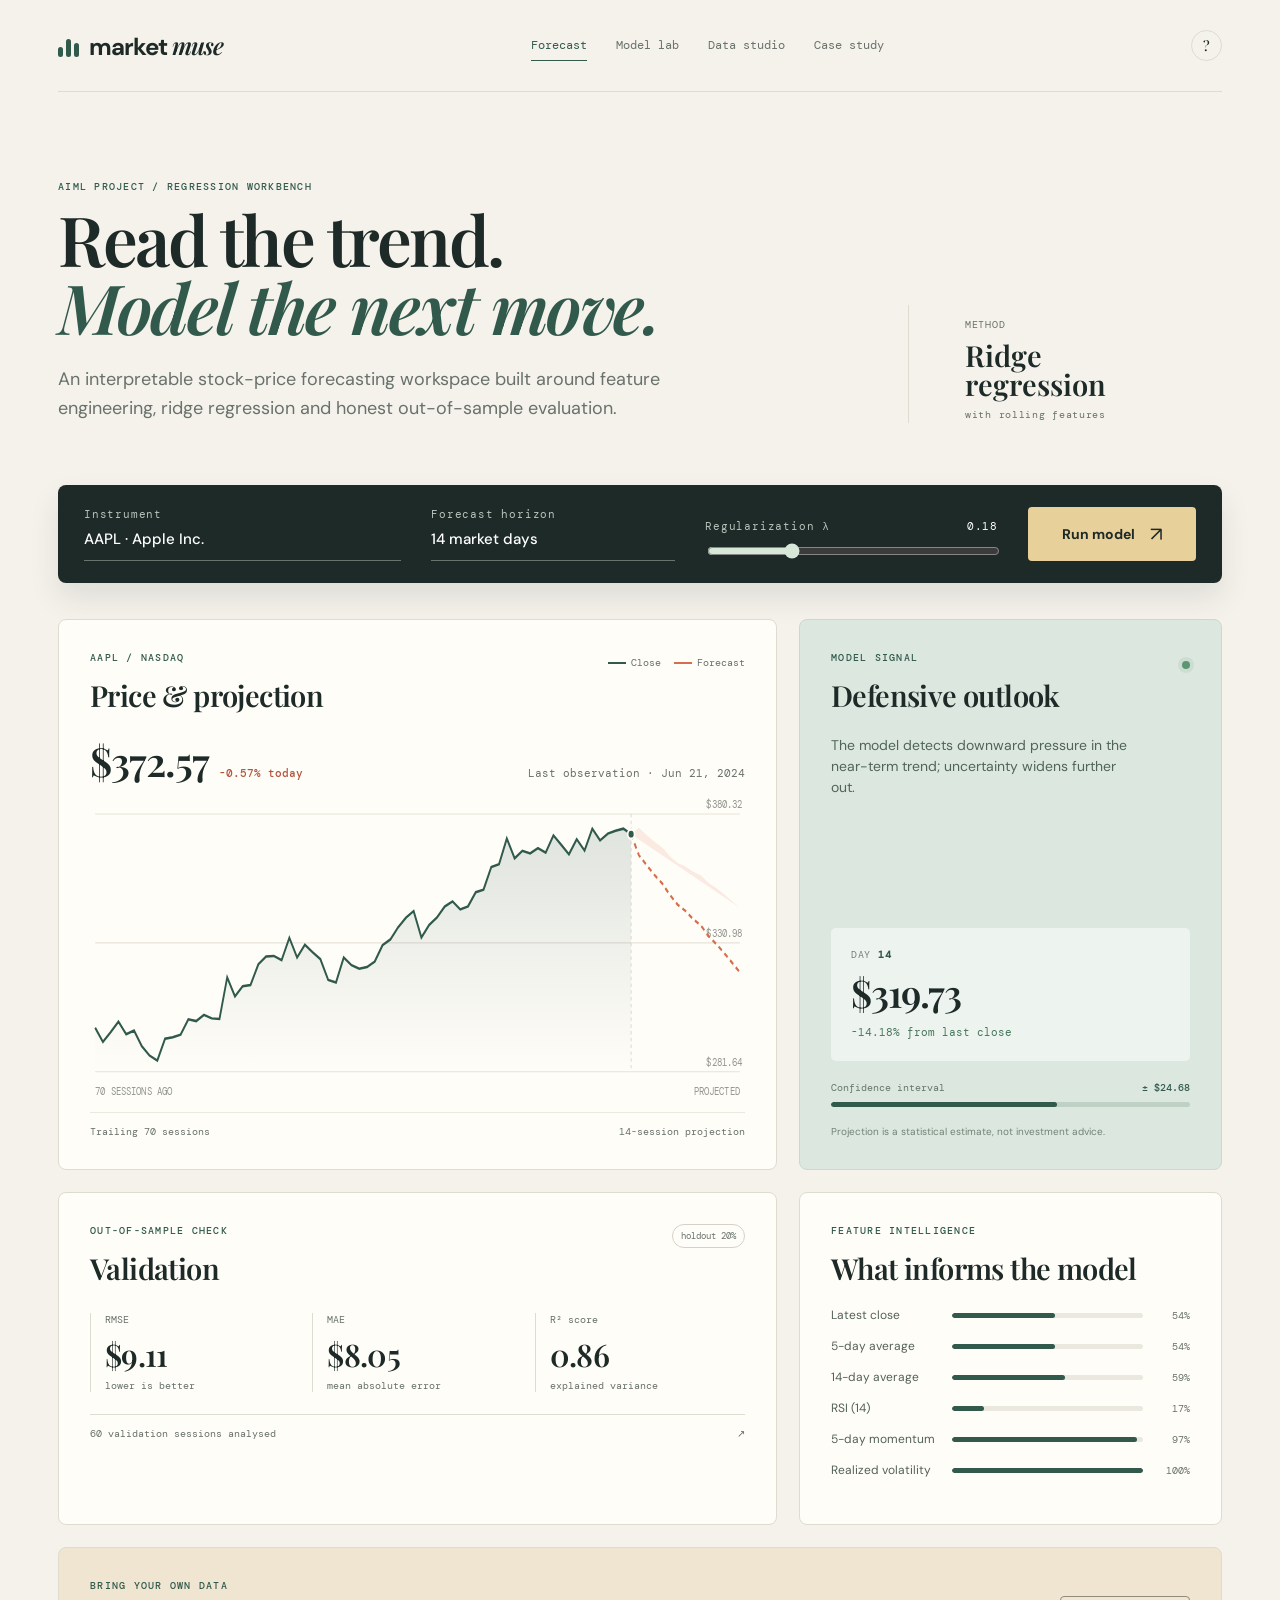
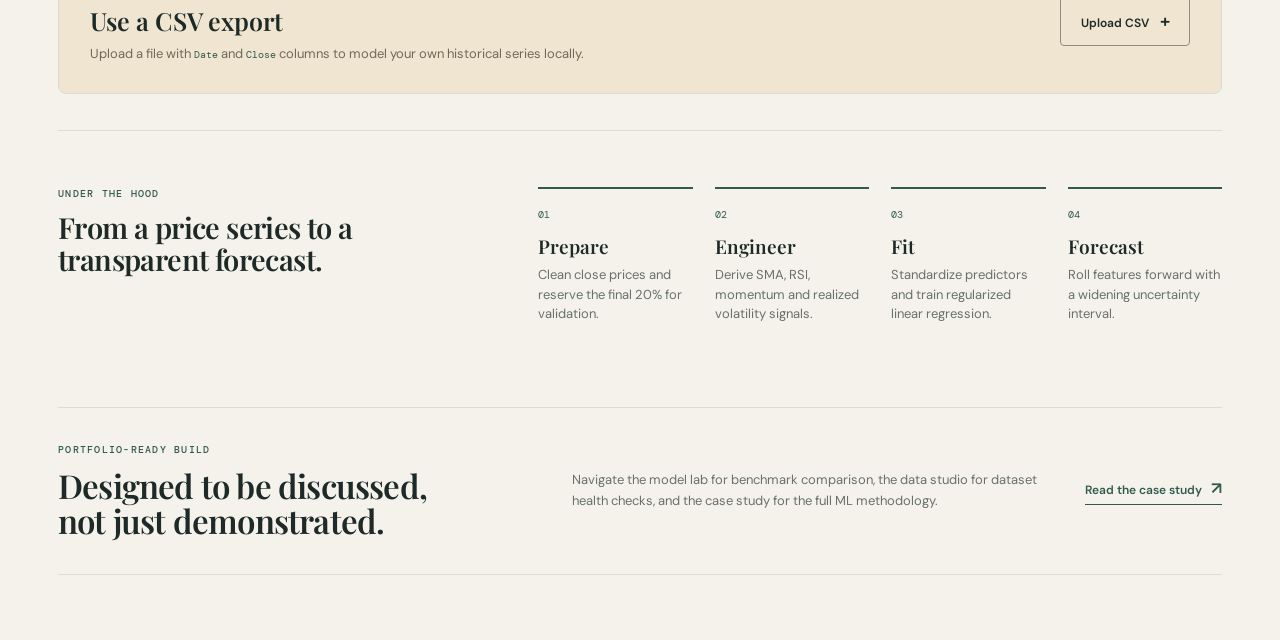
<file: index.html>
<!doctype html>
<html lang="en">
  <head>
    <meta charset="UTF-8" />
    <meta name="viewport" content="width=device-width, initial-scale=1.0" />
    <meta name="theme-color" content="#f5f2eb" />
    <title>Market Muse — Stock Forecast Lab</title>
    <link rel="preconnect" href="https://fonts.googleapis.com" />
    <link rel="preconnect" href="https://fonts.gstatic.com" crossorigin />
    <link href="https://fonts.googleapis.com/css2?family=DM+Mono:wght@400;500&family=DM+Sans:wght@400;500;600;700&family=Playfair+Display:ital,wght@0,600;0,700;1,600&display=swap" rel="stylesheet" />
    <link rel="stylesheet" href="styles.css" />
  </head>
  <body>
    <main class="shell">
      <header class="topbar">
        <a class="brand" href="#top" aria-label="Market Muse home">
          <span class="brand-mark"><i></i><i></i><i></i></span>
          <span>market <em>muse</em></span>
        </a>
        <nav class="site-nav" aria-label="Primary navigation">
          <a class="active" href="index.html">Forecast</a>
          <a href="lab.html">Model lab</a>
          <a href="data.html">Data studio</a>
          <a href="project.html">Case study</a>
        </nav>
        <button class="icon-button" id="aboutBtn" aria-label="About this project">?</button>
      </header>

      <section class="intro" id="top">
        <div>
          <p class="eyebrow">AIML PROJECT / REGRESSION WORKBENCH</p>
          <h1>Read the trend.<br /><em>Model the next move.</em></h1>
          <p class="lede">An interpretable stock-price forecasting workspace built around feature engineering, ridge regression and honest out-of-sample evaluation.</p>
        </div>
        <div class="intro-rule"></div>
        <div class="method-stamp">
          <span>METHOD</span>
          <strong>Ridge<br />regression</strong>
          <small>with rolling features</small>
        </div>
      </section>

      <section class="control-panel" aria-label="Forecast controls">
        <div class="control stock-control">
          <label for="stockSelect">Instrument</label>
          <select id="stockSelect">
            <option value="AAPL">AAPL · Apple Inc.</option>
            <option value="MSFT">MSFT · Microsoft Corp.</option>
            <option value="NVDA">NVDA · NVIDIA Corp.</option>
            <option value="TSLA">TSLA · Tesla Inc.</option>
            <option value="RELIANCE">RELIANCE · Reliance Industries</option>
          </select>
        </div>
        <div class="control">
          <label for="horizonSelect">Forecast horizon</label>
          <select id="horizonSelect">
            <option value="7">7 market days</option>
            <option value="14" selected>14 market days</option>
            <option value="30">30 market days</option>
          </select>
        </div>
        <div class="control">
          <label for="regularization">Regularization λ <output id="lambdaOutput">0.18</output></label>
          <input id="regularization" type="range" min="0.02" max="0.6" value="0.18" step="0.02" />
        </div>
        <button class="run-button" id="runModelBtn"><span>Run model</span><b>↗</b></button>
      </section>

      <section class="dashboard-grid">
        <article class="card chart-card">
          <div class="card-head">
            <div>
              <p class="eyebrow" id="tickerLabel">AAPL / NASDAQ</p>
              <h2>Price & projection</h2>
            </div>
            <div class="legend"><span><i class="history-key"></i>Close</span><span><i class="forecast-key"></i>Forecast</span></div>
          </div>
          <div class="quote-row">
            <strong id="latestPrice">$184.21</strong><span id="priceChange" class="positive">+1.72% today</span>
            <span class="quote-caption" id="lastDate">Last observation · Jun 21, 2024</span>
          </div>
          <div id="priceChart" class="chart" aria-label="Historical closing price and forecast chart"></div>
          <div class="chart-footer"><span>Trailing 70 sessions</span><span id="forecastLabel">14-session projection</span></div>
        </article>

        <article class="card signal-card">
          <div class="card-head compact"><div><p class="eyebrow">MODEL SIGNAL</p><h2 id="signalTitle">Cautiously bullish</h2></div><span class="signal-dot"></span></div>
          <p class="signal-copy" id="signalCopy">The projected trend holds above its 14-day average, though the confidence band widens with time.</p>
          <div class="projection">
            <span>DAY <b id="horizonNumber">14</b></span>
            <strong id="projectedPrice">$188.74</strong>
            <small id="projectedChange">+2.46% from last close</small>
          </div>
          <div class="confidence-head"><span>Confidence interval</span><strong id="confidenceText">± $4.08</strong></div>
          <div class="confidence-bar"><span id="confidenceFill"></span></div>
          <p class="fineprint">Projection is a statistical estimate, not investment advice.</p>
        </article>

        <article class="card metrics-card">
          <div class="card-head"><div><p class="eyebrow">OUT-OF-SAMPLE CHECK</p><h2>Validation</h2></div><span class="badge">holdout 20%</span></div>
          <div class="metric-grid">
            <div><span>RMSE</span><strong id="rmse">$3.42</strong><small>lower is better</small></div>
            <div><span>MAE</span><strong id="mae">$2.61</strong><small>mean absolute error</small></div>
            <div><span>R² score</span><strong id="r2">0.82</strong><small>explained variance</small></div>
          </div>
          <div class="validation-line"><span id="validationNote">64 validation sessions analysed</span><span>↗</span></div>
        </article>

        <article class="card feature-card">
          <div class="card-head"><div><p class="eyebrow">FEATURE INTELLIGENCE</p><h2>What informs the model</h2></div></div>
          <div class="feature-list" id="featureList"></div>
        </article>

        <article class="card workflow-card">
          <div>
            <p class="eyebrow">BRING YOUR OWN DATA</p>
            <h2>Use a CSV export</h2>
            <p>Upload a file with <code>Date</code> and <code>Close</code> columns to model your own historical series locally.</p>
          </div>
          <label class="upload-button" for="csvUpload">Upload CSV <span>+</span></label>
          <input id="csvUpload" type="file" accept=".csv,text/csv" hidden />
        </article>
      </section>

      <section class="process-section">
        <div><p class="eyebrow">UNDER THE HOOD</p><h2>From a price series to a transparent forecast.</h2></div>
        <ol class="process-list">
          <li><span>01</span><strong>Prepare</strong><p>Clean close prices and reserve the final 20% for validation.</p></li>
          <li><span>02</span><strong>Engineer</strong><p>Derive SMA, RSI, momentum and realized volatility signals.</p></li>
          <li><span>03</span><strong>Fit</strong><p>Standardize predictors and train regularized linear regression.</p></li>
          <li><span>04</span><strong>Forecast</strong><p>Roll features forward with a widening uncertainty interval.</p></li>
        </ol>
      </section>

      <section class="resume-strip">
        <div><p class="eyebrow">PORTFOLIO-READY BUILD</p><h2>Designed to be discussed,<br />not just demonstrated.</h2></div>
        <p>Navigate the model lab for benchmark comparison, the data studio for dataset health checks, and the case study for the full ML methodology.</p>
        <a href="project.html">Read the case study <span>↗</span></a>
      </section>
    </main>

    <dialog id="aboutDialog">
      <button id="closeDialog" aria-label="Close">×</button>
      <p class="eyebrow">PROJECT NOTE</p><h2>Market Muse</h2>
      <p>This browser-based demo trains an interpretable ridge-regression model directly on the selected series. Built for learning: results change with the data, horizon and regularization setting.</p>
      <p>Included ticker data is generated as a reproducible classroom dataset. Upload a CSV for a real historical series.</p>
    </dialog>
    <script src="app.js"></script>
  </body>
</html>
</file>
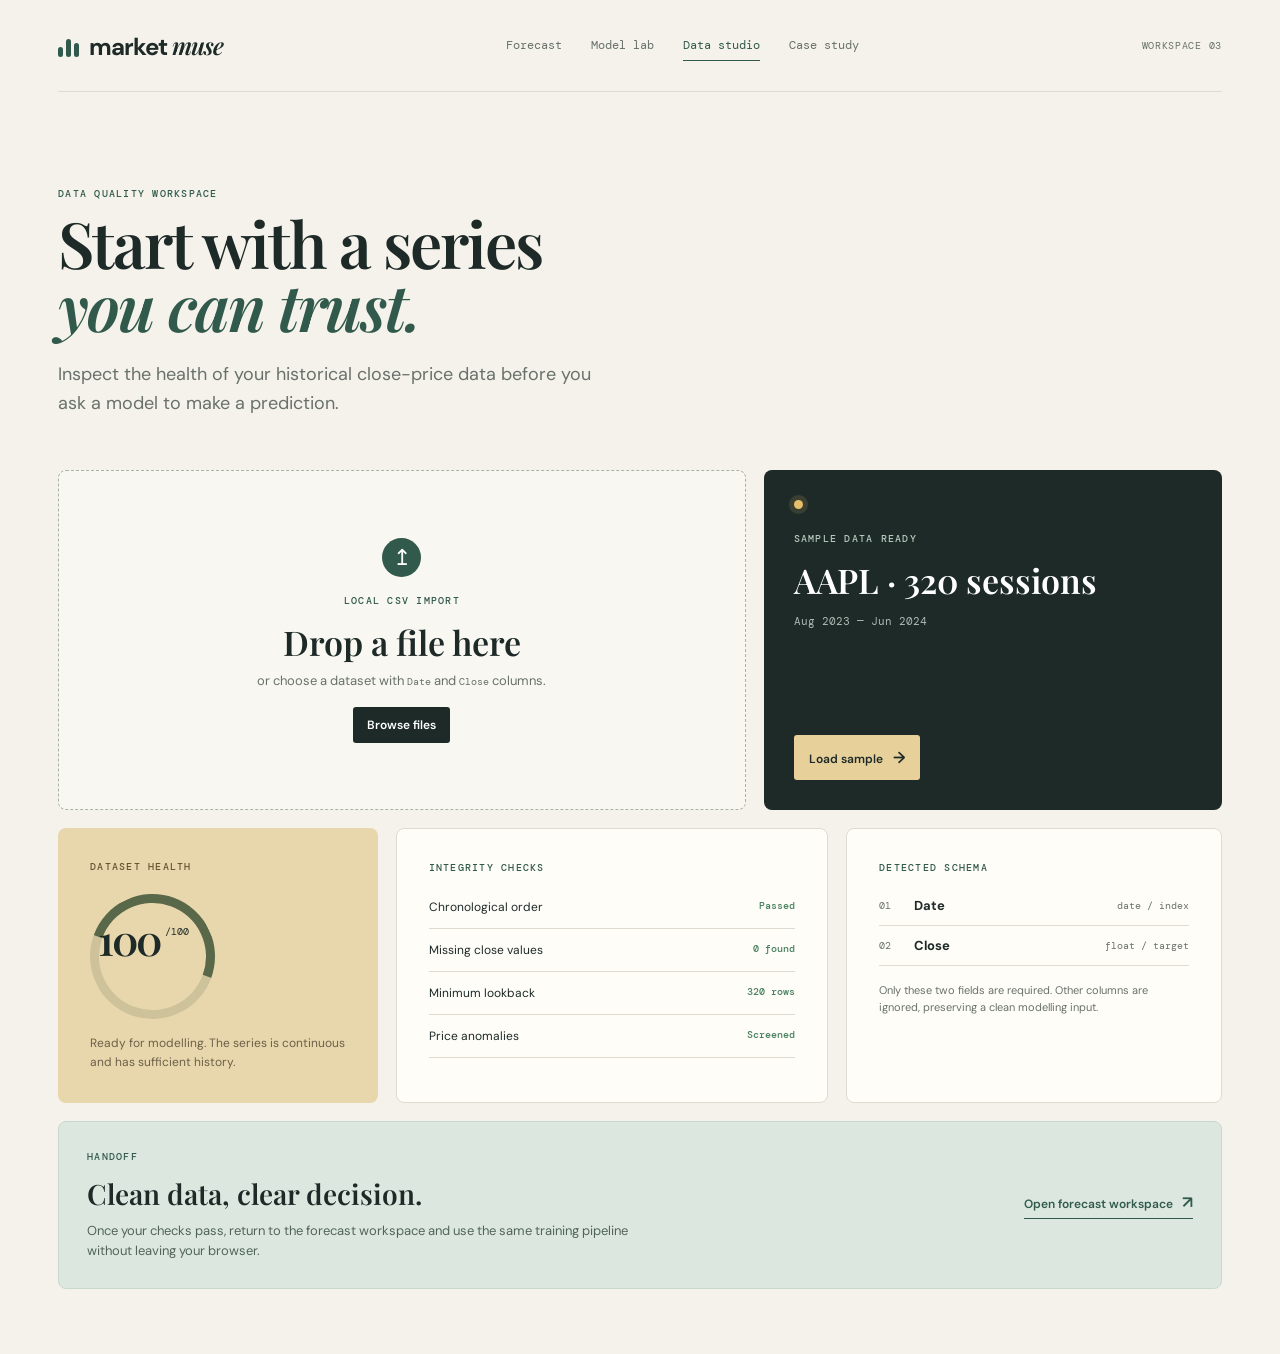
<file: data.html>
<!doctype html>
<html lang="en">
<head><meta charset="UTF-8" /><meta name="viewport" content="width=device-width,initial-scale=1" /><title>Data Studio — Market Muse</title><link rel="preconnect" href="https://fonts.googleapis.com" /><link rel="preconnect" href="https://fonts.gstatic.com" crossorigin /><link href="https://fonts.googleapis.com/css2?family=DM+Mono:wght@400;500&family=DM+Sans:wght@400;500;600;700&family=Playfair+Display:ital,wght@0,600;0,700;1,600&display=swap" rel="stylesheet" /><link rel="stylesheet" href="styles.css" /></head>
<body><main class="shell"><header class="topbar"><a class="brand" href="index.html"><span class="brand-mark"><i></i><i></i><i></i></span><span>market <em>muse</em></span></a><nav class="site-nav"><a href="index.html">Forecast</a><a href="lab.html">Model lab</a><a class="active" href="data.html">Data studio</a><a href="project.html">Case study</a></nav><span class="page-tag">WORKSPACE 03</span></header>
<section class="page-hero compact-hero"><p class="eyebrow">DATA QUALITY WORKSPACE</p><h1>Start with a series<br /><em>you can trust.</em></h1><p>Inspect the health of your historical close-price data before you ask a model to make a prediction.</p></section>
<section class="data-layout"><article class="drop-zone" id="dropZone"><span class="drop-icon">↥</span><p class="eyebrow">LOCAL CSV IMPORT</p><h2>Drop a file here</h2><p>or choose a dataset with <code>Date</code> and <code>Close</code> columns.</p><label for="studioUpload">Browse files</label><input id="studioUpload" type="file" accept=".csv,text/csv" hidden /></article><article class="data-status"><div><span class="status-orb"></span><p class="eyebrow" id="dataState">SAMPLE DATA READY</p><h2 id="dataTitle">AAPL · 320 sessions</h2><p id="dataRange">Aug 2023 — Jun 2024</p></div><button id="sampleData">Load sample <span>→</span></button></article></section>
<section class="quality-grid"><article class="quality-score"><p class="eyebrow">DATASET HEALTH</p><div class="health-ring"><strong id="healthScore">94</strong><span>/100</span></div><p id="healthMessage">Ready for modelling. The series is continuous and has sufficient history.</p></article><article class="card check-card"><p class="eyebrow">INTEGRITY CHECKS</p><div class="check-line"><span>Chronological order</span><b id="checkOrder">Passed</b></div><div class="check-line"><span>Missing close values</span><b id="checkMissing">0 found</b></div><div class="check-line"><span>Minimum lookback</span><b id="checkRows">320 rows</b></div><div class="check-line"><span>Price anomalies</span><b id="checkAnomaly">Screened</b></div></article><article class="card schema-card"><p class="eyebrow">DETECTED SCHEMA</p><div class="schema"><span>01</span><strong>Date</strong><small>date / index</small></div><div class="schema"><span>02</span><strong>Close</strong><small>float / target</small></div><p>Only these two fields are required. Other columns are ignored, preserving a clean modelling input.</p></article></section>
<section class="data-bottom"><div><p class="eyebrow">HANDOFF</p><h2>Clean data, clear decision.</h2><p>Once your checks pass, return to the forecast workspace and use the same training pipeline without leaving your browser.</p></div><a href="index.html">Open forecast workspace <span>↗</span></a></section>
</main><script src="data.js"></script></body></html>
</file>
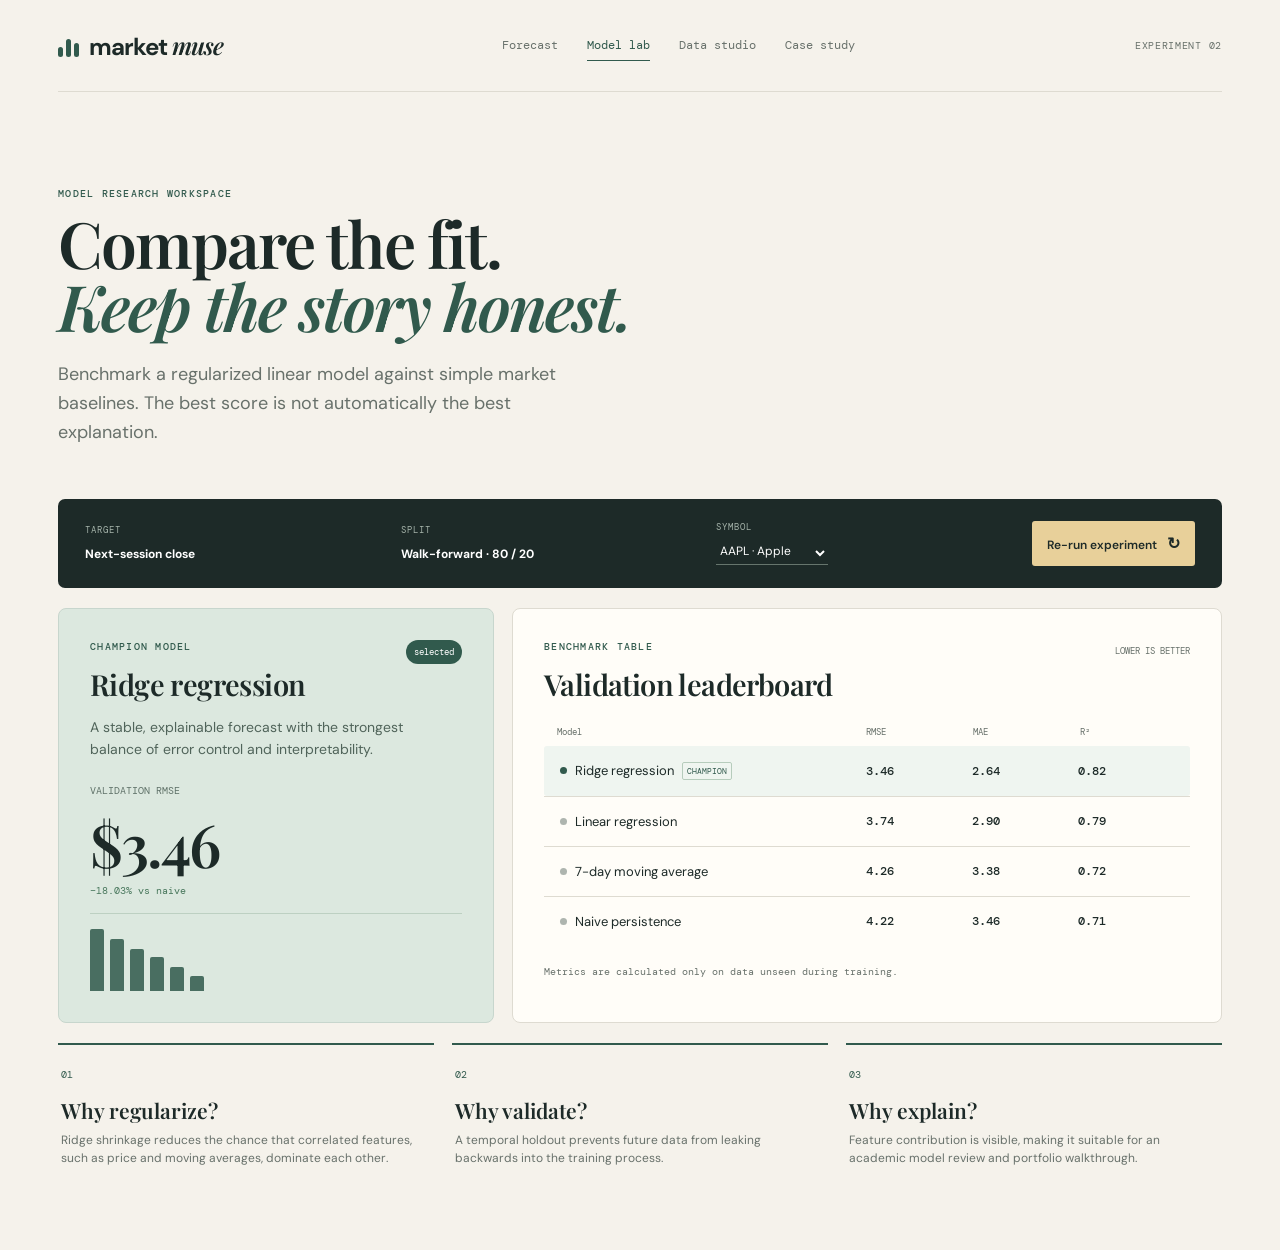
<file: lab.html>
<!doctype html>
<html lang="en">
<head>
  <meta charset="UTF-8" /><meta name="viewport" content="width=device-width,initial-scale=1" />
  <title>Model Lab — Market Muse</title>
  <link rel="preconnect" href="https://fonts.googleapis.com" /><link rel="preconnect" href="https://fonts.gstatic.com" crossorigin />
  <link href="https://fonts.googleapis.com/css2?family=DM+Mono:wght@400;500&family=DM+Sans:wght@400;500;600;700&family=Playfair+Display:ital,wght@0,600;0,700;1,600&display=swap" rel="stylesheet" />
  <link rel="stylesheet" href="styles.css" />
</head>
<body>
<main class="shell">
  <header class="topbar"><a class="brand" href="index.html"><span class="brand-mark"><i></i><i></i><i></i></span><span>market <em>muse</em></span></a><nav class="site-nav"><a href="index.html">Forecast</a><a class="active" href="lab.html">Model lab</a><a href="data.html">Data studio</a><a href="project.html">Case study</a></nav><span class="page-tag">EXPERIMENT 02</span></header>
  <section class="page-hero"><p class="eyebrow">MODEL RESEARCH WORKSPACE</p><h1>Compare the fit.<br /><em>Keep the story honest.</em></h1><p>Benchmark a regularized linear model against simple market baselines. The best score is not automatically the best explanation.</p></section>
  <section class="experiment-toolbar">
    <div><span class="toolbar-label">TARGET</span><strong>Next-session close</strong></div>
    <div><span class="toolbar-label">SPLIT</span><strong>Walk-forward · 80 / 20</strong></div>
    <div><span class="toolbar-label">SYMBOL</span><select id="labSymbol"><option>AAPL · Apple</option><option>NVDA · NVIDIA</option><option>MSFT · Microsoft</option></select></div>
    <button id="rerunLab">Re-run experiment <span>↻</span></button>
  </section>
  <section class="lab-layout">
    <article class="lab-lead card"><div class="card-head"><div><p class="eyebrow">CHAMPION MODEL</p><h2>Ridge regression</h2></div><span class="champion-badge">selected</span></div><p class="lead-copy">A stable, explainable forecast with the strongest balance of error control and interpretability.</p><div class="big-score"><span>VALIDATION RMSE</span><strong id="labRmse">$3.42</strong><small id="labDelta">−18.6% vs naive</small></div><div class="coefficient-sketch" id="coefficientSketch"></div></article>
    <article class="card comparison-card"><div class="card-head"><div><p class="eyebrow">BENCHMARK TABLE</p><h2>Validation leaderboard</h2></div><span class="mono-note">LOWER IS BETTER</span></div><div class="model-table"><div class="table-head"><span>Model</span><span>RMSE</span><span>MAE</span><span>R²</span></div><div class="model-row best"><span><i></i>Ridge regression <b>CHAMPION</b></span><strong id="ridgeRMSE">3.42</strong><strong id="ridgeMAE">2.61</strong><strong id="ridgeR2">0.82</strong></div><div class="model-row"><span><i></i>Linear regression</span><strong id="linearRMSE">3.69</strong><strong id="linearMAE">2.87</strong><strong id="linearR2">0.79</strong></div><div class="model-row"><span><i></i>7-day moving average</span><strong id="movingRMSE">4.21</strong><strong id="movingMAE">3.34</strong><strong id="movingR2">0.72</strong></div><div class="model-row"><span><i></i>Naive persistence</span><strong id="naiveRMSE">4.20</strong><strong id="naiveMAE">3.42</strong><strong id="naiveR2">0.71</strong></div></div><p class="table-note">Metrics are calculated only on data unseen during training.</p></article>
  </section>
  <section class="insight-grid"><article class="insight-card"><span>01</span><h3>Why regularize?</h3><p>Ridge shrinkage reduces the chance that correlated features, such as price and moving averages, dominate each other.</p></article><article class="insight-card"><span>02</span><h3>Why validate?</h3><p>A temporal holdout prevents future data from leaking backwards into the training process.</p></article><article class="insight-card"><span>03</span><h3>Why explain?</h3><p>Feature contribution is visible, making it suitable for an academic model review and portfolio walkthrough.</p></article></section>
</main><script src="lab.js"></script>
</body></html>
</file>
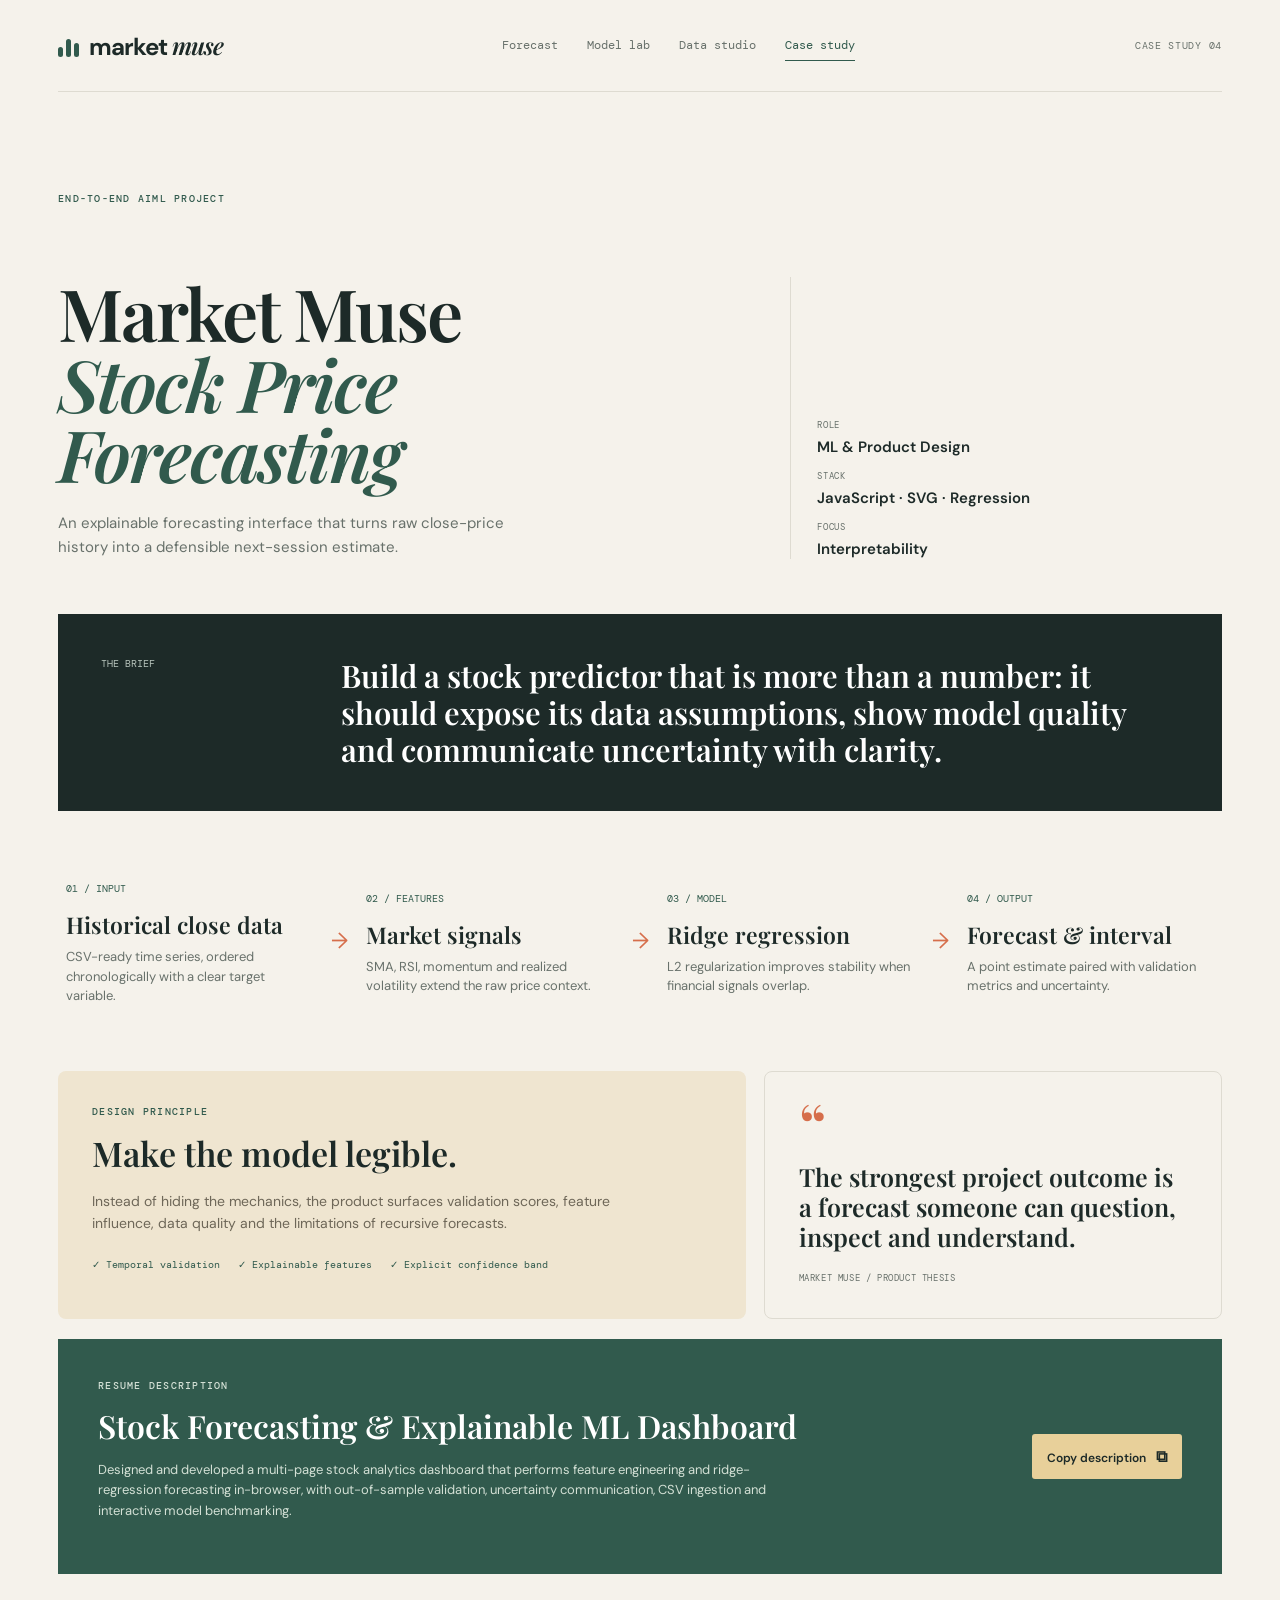
<file: project.html>
<!doctype html>
<html lang="en">
<head><meta charset="UTF-8" /><meta name="viewport" content="width=device-width,initial-scale=1" /><title>Case Study — Market Muse</title><link rel="preconnect" href="https://fonts.googleapis.com" /><link rel="preconnect" href="https://fonts.gstatic.com" crossorigin /><link href="https://fonts.googleapis.com/css2?family=DM+Mono:wght@400;500&family=DM+Sans:wght@400;500;600;700&family=Playfair+Display:ital,wght@0,600;0,700;1,600&display=swap" rel="stylesheet" /><link rel="stylesheet" href="styles.css" /></head>
<body><main class="shell"><header class="topbar"><a class="brand" href="index.html"><span class="brand-mark"><i></i><i></i><i></i></span><span>market <em>muse</em></span></a><nav class="site-nav"><a href="index.html">Forecast</a><a href="lab.html">Model lab</a><a href="data.html">Data studio</a><a class="active" href="project.html">Case study</a></nav><span class="page-tag">CASE STUDY 04</span></header>
<section class="case-hero"><p class="eyebrow">END-TO-END AIML PROJECT</p><div><h1>Market Muse<br /><em>Stock Price Forecasting</em></h1><p>An explainable forecasting interface that turns raw close-price history into a defensible next-session estimate.</p></div><div class="case-meta"><span>ROLE</span><strong>ML & Product Design</strong><span>STACK</span><strong>JavaScript · SVG · Regression</strong><span>FOCUS</span><strong>Interpretability</strong></div></section>
<section class="case-statement"><span>THE BRIEF</span><p>Build a stock predictor that is more than a number: it should expose its data assumptions, show model quality and communicate uncertainty with clarity.</p></section>
<section class="case-flow"><article><span>01 / INPUT</span><h2>Historical close data</h2><p>CSV-ready time series, ordered chronologically with a clear target variable.</p></article><i>→</i><article><span>02 / FEATURES</span><h2>Market signals</h2><p>SMA, RSI, momentum and realized volatility extend the raw price context.</p></article><i>→</i><article><span>03 / MODEL</span><h2>Ridge regression</h2><p>L2 regularization improves stability when financial signals overlap.</p></article><i>→</i><article><span>04 / OUTPUT</span><h2>Forecast & interval</h2><p>A point estimate paired with validation metrics and uncertainty.</p></article></section>
<section class="case-grid"><article class="case-result"><p class="eyebrow">DESIGN PRINCIPLE</p><h2>Make the model legible.</h2><p>Instead of hiding the mechanics, the product surfaces validation scores, feature influence, data quality and the limitations of recursive forecasts.</p><div class="principle-list"><span>✓ Temporal validation</span><span>✓ Explainable features</span><span>✓ Explicit confidence band</span></div></article><article class="quote-card"><span>“</span><p>The strongest project outcome is a forecast someone can question, inspect and understand.</p><small>MARKET MUSE / PRODUCT THESIS</small></article></section>
<section class="resume-ready"><div><p class="eyebrow">RESUME DESCRIPTION</p><h2>Stock Forecasting & Explainable ML Dashboard</h2><p>Designed and developed a multi-page stock analytics dashboard that performs feature engineering and ridge-regression forecasting in-browser, with out-of-sample validation, uncertainty communication, CSV ingestion and interactive model benchmarking.</p></div><button id="copyResume">Copy description <span>⧉</span></button></section>
</main><script>document.getElementById('copyResume').onclick=async()=>{const text='Designed and developed a multi-page stock analytics dashboard that performs feature engineering and ridge-regression forecasting in-browser, with out-of-sample validation, uncertainty communication, CSV ingestion and interactive model benchmarking.';await navigator.clipboard.writeText(text);document.getElementById('copyResume').innerHTML='Copied to clipboard <span>✓</span>'}</script></body></html>
</file>
<file: styles.css>
:root{--ink:#1d2a28;--muted:#68716b;--paper:#f5f2eb;--card:#fffdf8;--line:#dedbd1;--sage:#dce8df;--pine:#315a4d;--pine-dark:#25483d;--clay:#d66e4b;--yellow:#e4b856;--mono:"DM Mono",monospace;--sans:"DM Sans",sans-serif;--serif:"Playfair Display",serif}*{box-sizing:border-box}html{scroll-behavior:smooth}body{margin:0;background:var(--paper);color:var(--ink);font-family:var(--sans);font-size:15px}.shell{max-width:1380px;margin:auto;padding:0 44px}.topbar{height:82px;display:flex;align-items:center;justify-content:space-between;border-bottom:1px solid var(--line)}.brand{color:var(--ink);text-decoration:none;font-size:21px;font-weight:700;letter-spacing:-1px;display:flex;align-items:center;gap:10px}.brand em{font-family:var(--serif);font-weight:600}.brand-mark{display:flex;height:22px;align-items:flex-end;gap:3px}.brand-mark i{display:block;width:5px;background:var(--pine);border-radius:10px}.brand-mark i:nth-child(1){height:10px}.brand-mark i:nth-child(2){height:18px}.brand-mark i:nth-child(3){height:14px}.market-note{font-size:12px;color:var(--muted);font-family:var(--mono);display:flex;align-items:center;gap:8px}.pulse,.signal-dot{width:8px;height:8px;border-radius:50%;background:#5e9673;display:inline-block;box-shadow:0 0 0 4px rgba(94,150,115,.12)}.icon-button{border:1px solid var(--line);background:transparent;width:31px;height:31px;border-radius:50%;font:500 14px var(--serif);cursor:pointer;color:var(--ink)}.intro{padding:74px 0 52px;display:grid;grid-template-columns:1.7fr 1px .55fr;gap:56px;align-items:end}.eyebrow{font:500 10px var(--mono);letter-spacing:1.25px;color:var(--pine);margin:0 0 12px}.intro h1{font:600 clamp(42px,5.1vw,73px)/.98 var(--serif);letter-spacing:-2.5px;margin:0}.intro h1 em{color:var(--pine);font-weight:600}.lede{font-size:16px;line-height:1.6;color:var(--muted);max-width:610px;margin:25px 0 0}.intro-rule{background:var(--line);height:118px}.method-stamp{padding-bottom:2px}.method-stamp span,.method-stamp small{display:block;font:10px var(--mono);color:var(--muted);letter-spacing:.7px}.method-stamp strong{font:600 29px/1.02 var(--serif);display:block;margin:10px 0 8px}.control-panel{background:var(--ink);border-radius:8px;padding:18px 22px;display:grid;grid-template-columns:1.3fr 1fr 1.2fr auto;gap:24px;align-items:end;box-shadow:0 15px 30px rgba(29,42,40,.1)}.control{display:flex;flex-direction:column;gap:8px}.control label{color:#b7c3bb;font:10px var(--mono);letter-spacing:.8px}.control label output{float:right;color:#fff;margin-left:6px}.control select{appearance:none;color:#fff;background:transparent;border:0;border-bottom:1px solid #66756d;padding:0 20px 9px 0;font:500 13px var(--sans);outline:none;cursor:pointer}.control select option{color:var(--ink);background:var(--card)}input[type=range]{accent-color:#d7e7d8;width:100%;cursor:pointer}.run-button{align-self:stretch;min-width:148px;border:0;border-radius:4px;background:#e8d09a;color:var(--ink);font:700 13px var(--sans);padding:0 17px;cursor:pointer;display:flex;gap:15px;align-items:center;justify-content:center;transition:.2s}.run-button:hover{background:#f3ddaa;transform:translateY(-1px)}.run-button b{font-size:20px;font-weight:400}.dashboard-grid{display:grid;grid-template-columns:1.7fr 1fr;gap:18px;margin:30px 0}.card{background:var(--card);border:1px solid var(--line);border-radius:8px;padding:26px;overflow:hidden}.chart-card{min-height:470px}.card-head{display:flex;justify-content:space-between;align-items:flex-start}.card-head h2,.process-section h2{font:600 25px var(--serif);letter-spacing:-.6px;margin:0}.card-head.compact h2{font-size:26px}.legend{display:flex;gap:13px;font:10px var(--mono);color:var(--muted);padding-top:5px}.legend span{display:flex;align-items:center;gap:5px}.legend i{display:block;width:18px;height:2px}.history-key{background:var(--pine)}.forecast-key{background:var(--clay);border-top:1px dashed var(--clay)}.quote-row{display:flex;align-items:baseline;gap:10px;margin:20px 0 0}.quote-row strong{font:600 33px var(--serif);letter-spacing:-1px}.quote-row>span:not(.quote-caption){font:500 11px var(--mono)}.positive{color:#47805f}.negative{color:#b3543c}.quote-caption{margin-left:auto;color:var(--muted);font:10px var(--mono)}.chart{height:268px;margin-top:10px}.chart svg{width:100%;height:100%;overflow:visible}.gridline{stroke:#e7e3da;stroke-width:1}.axis-label{fill:#92968d;font:10px var(--mono)}.history-line{fill:none;stroke:var(--pine);stroke-width:2.2}.forecast-line{fill:none;stroke:var(--clay);stroke-width:2.2;stroke-dasharray:5 4}.area-history{fill:url(#historyGradient)}.confidence-area{fill:rgba(214,110,75,.13)}.chart-footer{border-top:1px solid #ebe8e0;margin-top:12px;padding-top:12px;display:flex;justify-content:space-between;color:var(--muted);font:10px var(--mono)}.signal-card{background:var(--sage);border-color:#c9d9ce;min-height:470px;display:flex;flex-direction:column}.signal-dot{background:#5e9673;margin-top:10px}.signal-copy{font-size:14px;color:#50645a;line-height:1.5;max-width:310px;margin:21px 0}.projection{margin-top:auto;background:rgba(255,255,255,.48);padding:20px;border-radius:5px}.projection span{display:block;font:10px var(--mono);color:#718176;letter-spacing:.7px}.projection b{color:var(--pine)}.projection strong{display:block;font:600 38px var(--serif);margin:6px 0 2px;letter-spacing:-1px}.projection small{font:11px var(--mono);color:#47765b}.confidence-head{display:flex;justify-content:space-between;margin:20px 0 8px;font:10px var(--mono);color:#65766c}.confidence-head strong{font-weight:500;color:var(--pine)}.confidence-bar{height:5px;background:#bfd0c4;border-radius:10px;overflow:hidden}.confidence-bar span{display:block;height:100%;width:62%;background:var(--pine);border-radius:10px;transition:width .5s}.fineprint{font-size:10px;color:#718176;margin:18px 0 0}.metrics-card,.feature-card{min-height:248px}.badge{border:1px solid #d7d2c8;border-radius:999px;padding:5px 8px;color:var(--muted);font:9px var(--mono)}.metric-grid{display:grid;grid-template-columns:repeat(3,1fr);gap:12px;margin-top:26px}.metric-grid div{border-left:1px solid var(--line);padding-left:14px}.metric-grid span,.metric-grid small{display:block;color:var(--muted);font:9px var(--mono)}.metric-grid strong{display:block;font:600 27px var(--serif);margin:7px 0 4px;letter-spacing:-.7px}.validation-line{margin-top:22px;border-top:1px solid var(--line);padding-top:12px;color:var(--muted);display:flex;justify-content:space-between;font:10px var(--mono)}.feature-list{margin-top:20px}.feature-row{display:grid;grid-template-columns:98px 1fr 32px;gap:9px;align-items:center;margin:12px 0;font-size:11px}.feature-row label{color:#536158}.feature-track{height:5px;background:#ebe8df;border-radius:8px;overflow:hidden}.feature-track i{height:100%;display:block;border-radius:8px;background:var(--pine)}.feature-row b{font:10px var(--mono);font-weight:400;color:var(--muted);text-align:right}.workflow-card{grid-column:1/-1;background:#efe5d0;padding:24px 26px;display:flex;align-items:center;justify-content:space-between}.workflow-card h2{font:600 25px var(--serif);margin:0}.workflow-card p:not(.eyebrow){font-size:13px;color:#716958;margin:8px 0 0}.workflow-card code{font:10px var(--mono);color:var(--pine)}.upload-button{border:1px solid #928b7d;padding:12px 15px;border-radius:4px;cursor:pointer;font:600 12px var(--sans);min-width:130px;text-align:center}.upload-button span{font-size:18px;margin-left:8px}.process-section{padding:45px 0 70px;border-top:1px solid var(--line);display:grid;grid-template-columns:.75fr 1.25fr;gap:70px}.process-section h2{font-size:29px;line-height:1.1}.process-list{list-style:none;padding:0;margin:0;display:grid;grid-template-columns:repeat(4,1fr);gap:22px}.process-list li{border-top:2px solid var(--pine);padding-top:13px}.process-list span{font:10px var(--mono);color:var(--pine)}.process-list strong{display:block;font:600 17px var(--serif);margin:10px 0 6px}.process-list p{font-size:12px;color:var(--muted);line-height:1.5;margin:0}dialog{border:0;border-radius:8px;max-width:440px;padding:32px;background:var(--card);color:var(--ink);box-shadow:0 20px 80px rgba(0,0,0,.22)}dialog::backdrop{background:rgba(29,42,40,.42)}dialog h2{font:600 34px var(--serif);margin:0}dialog p:not(.eyebrow){line-height:1.65;color:var(--muted)}dialog button{position:absolute;right:15px;top:10px;border:0;background:none;font-size:25px;cursor:pointer;color:var(--muted)}@media(max-width:850px){.shell{padding:0 20px}.intro{grid-template-columns:1fr;padding:50px 0 35px;gap:20px}.intro-rule{display:none}.method-stamp{display:none}.control-panel{grid-template-columns:1fr 1fr}.run-button{height:44px}.dashboard-grid{grid-template-columns:1fr}.workflow-card{grid-column:auto}.process-section{grid-template-columns:1fr;gap:30px}.process-list{grid-template-columns:1fr 1fr}.market-note{display:none}.chart-card,.signal-card{min-height:430px}}@media(max-width:520px){.control-panel{grid-template-columns:1fr;padding:18px}.stock-control{grid-column:auto}.run-button{padding:13px}.quote-row{flex-wrap:wrap}.quote-caption{width:100%;margin:0}.card{padding:20px}.legend{display:none}.workflow-card{display:block}.upload-button{display:inline-block;margin-top:18px}.process-list{grid-template-columns:1fr}.metric-grid{gap:6px}.metric-grid strong{font-size:22px}}
.site-nav{display:flex;align-items:center;gap:23px}.site-nav a{font:11px var(--mono);color:var(--muted);text-decoration:none;padding:7px 0;border-bottom:1px solid transparent}.site-nav a:hover,.site-nav a.active{color:var(--pine);border-color:var(--pine)}.page-tag{font:10px var(--mono);letter-spacing:.7px;color:var(--muted)}.resume-strip{margin:0 0 65px;padding:35px 0;border-top:1px solid var(--line);border-bottom:1px solid var(--line);display:grid;grid-template-columns:1fr 1fr auto;gap:30px;align-items:center}.resume-strip h2{font:600 29px/1.08 var(--serif);margin:0;letter-spacing:-.8px}.resume-strip>p{margin:0;color:var(--muted);font-size:13px;line-height:1.6}.resume-strip a,.data-bottom a{font:600 12px var(--sans);color:var(--pine);text-decoration:none;border-bottom:1px solid var(--pine);padding-bottom:5px;white-space:nowrap}.resume-strip a span,.data-bottom a span{font-size:17px;margin-left:6px}.page-hero{padding:80px 0 42px;max-width:790px}.page-hero h1,.case-hero h1{font:600 clamp(44px,5vw,70px)/.98 var(--serif);letter-spacing:-2px;margin:0}.page-hero h1 em,.case-hero h1 em{color:var(--pine);font-weight:600}.page-hero>p:last-child{max-width:545px;color:var(--muted);font-size:16px;line-height:1.6;margin:23px 0 0}.compact-hero{padding-bottom:32px}.experiment-toolbar{background:var(--ink);color:#fff;display:grid;grid-template-columns:1fr 1fr 1fr auto;align-items:center;gap:25px;padding:18px 22px;border-radius:7px}.toolbar-label{display:block;font:9px var(--mono);letter-spacing:1px;color:#a6b4ab;margin-bottom:6px}.experiment-toolbar strong{font-size:12px}.experiment-toolbar select{background:transparent;border:0;border-bottom:1px solid #66756d;color:#fff;font:12px var(--sans);padding:0 0 4px;outline:none}.experiment-toolbar option{color:var(--ink)}.experiment-toolbar button,.data-status button,.resume-ready button{border:0;background:#e8d09a;color:var(--ink);font:600 12px var(--sans);border-radius:3px;padding:12px 15px;cursor:pointer}.experiment-toolbar button span,.data-status button span,.resume-ready button span{font-size:16px;margin-left:7px}.lab-layout{display:grid;grid-template-columns:.86fr 1.4fr;gap:18px;margin:20px 0}.lab-lead{background:var(--sage);border-color:#c7d6cd;min-height:375px;display:flex;flex-direction:column}.champion-badge{background:var(--pine);color:#fff;border-radius:99px;font:9px var(--mono);padding:6px 8px}.lead-copy{color:#50645a;line-height:1.55;font-size:14px;max-width:350px}.big-score{margin-top:auto}.big-score span,.big-score small{display:block;font:10px var(--mono);color:#607269}.big-score strong{display:inline-block;font:600 53px var(--serif);letter-spacing:-2px;margin:7px 0 1px}.big-score small{color:#47765b}.coefficient-sketch{height:78px;display:flex;align-items:flex-end;gap:6px;margin-top:16px;border-top:1px solid #bdd0c2;padding-top:8px}.coefficient-sketch span{display:block;background:var(--pine);width:14px;border-radius:2px 2px 0 0;opacity:.86}.comparison-card{min-height:375px}.mono-note{font:9px var(--mono);color:var(--muted);padding-top:5px}.model-table{margin-top:23px}.table-head,.model-row{display:grid;grid-template-columns:1.7fr repeat(3,.55fr);gap:10px;align-items:center}.table-head{font:9px var(--mono);color:var(--muted);padding:0 13px 8px}.model-row{padding:14px 13px;border-top:1px solid var(--line);font-size:12px}.model-row.best{background:#eff5f0;border-radius:3px;border-top:0}.model-row span{display:flex;align-items:center;gap:8px}.model-row span>i{display:inline-block;width:7px;height:7px;background:#aeb5af;border-radius:99px}.model-row.best i{background:var(--pine)}.model-row b{font:8px var(--mono);color:var(--pine);border:1px solid #b6ccbc;padding:3px 4px;border-radius:2px}.model-row strong{font:500 12px var(--mono)}.table-note{font:10px var(--mono);color:var(--muted);margin:19px 0 0}.insight-grid{display:grid;grid-template-columns:repeat(3,1fr);gap:18px;margin-bottom:65px}.insight-card{border-top:2px solid var(--pine);padding:17px 3px}.insight-card>span{font:10px var(--mono);color:var(--pine)}.insight-card h3{font:600 21px var(--serif);margin:13px 0 7px}.insight-card p{font-size:12px;line-height:1.55;color:var(--muted);margin:0}.data-layout{display:grid;grid-template-columns:1.2fr .8fr;gap:18px}.drop-zone{border:1.5px dashed #a7b3a9;border-radius:8px;background:#f9f7f1;min-height:310px;text-align:center;display:flex;flex-direction:column;align-items:center;justify-content:center;transition:.2s}.drop-zone.drag{background:var(--sage);border-color:var(--pine)}.drop-icon{width:39px;height:39px;border-radius:50%;background:var(--pine);color:#fff;display:grid;place-items:center;font-size:22px;margin-bottom:17px}.drop-zone h2{font:600 30px var(--serif);margin:0}.drop-zone p:not(.eyebrow){font-size:13px;color:var(--muted);margin:7px 0 18px}.drop-zone code{font:10px var(--mono)}.drop-zone label{background:var(--ink);color:#fff;border-radius:3px;padding:10px 14px;cursor:pointer;font:600 12px var(--sans)}.data-status{border-radius:8px;background:var(--ink);color:#fff;padding:30px;min-height:310px;display:flex;flex-direction:column;justify-content:space-between}.data-status .eyebrow{color:#b5c9bb}.data-status h2{font:600 30px var(--serif);margin:0}.data-status p:not(.eyebrow){font:11px var(--mono);color:#aebbb3}.status-orb{display:inline-block;width:9px;height:9px;border-radius:50%;background:#e5bf69;box-shadow:0 0 0 5px rgba(229,191,105,.14);margin-bottom:18px}.data-status button{align-self:start}.quality-grid{display:grid;grid-template-columns:.85fr 1.15fr 1fr;gap:18px;margin:18px 0}.quality-score{background:#e8d7ac;padding:28px;border-radius:8px}.quality-score .eyebrow{color:#665432}.health-ring{height:125px;width:125px;border-radius:50%;border:9px solid rgba(76,88,71,.16);border-top-color:#596849;border-right-color:#596849;margin:21px 0 15px;display:flex;align-items:baseline;justify-content:center;transform:rotate(-25deg)}.health-ring strong,.health-ring span{transform:rotate(25deg);display:inline-block}.health-ring strong{font:600 42px var(--serif);letter-spacing:-2px}.health-ring span{font:10px var(--mono);margin-left:3px}.quality-score>p:last-child{font-size:12px;line-height:1.55;color:#6c6048;margin:0}.check-card,.schema-card{padding:28px}.check-line{display:flex;justify-content:space-between;border-bottom:1px solid var(--line);padding:13px 0;font-size:12px}.check-line b{font:10px var(--mono);font-weight:500;color:#47805f}.schema{display:grid;grid-template-columns:35px 1fr auto;align-items:center;padding:11px 0;border-bottom:1px solid var(--line)}.schema span,.schema small{font:10px var(--mono);color:var(--muted)}.schema strong{font-size:13px}.schema-card>p:last-child{font-size:11px;line-height:1.55;color:var(--muted);margin:16px 0 0}.data-bottom{background:var(--sage);border:1px solid #c9d8ce;border-radius:8px;padding:28px;display:flex;align-items:center;justify-content:space-between;margin-bottom:65px}.data-bottom h2{font:600 28px var(--serif);margin:0}.data-bottom p:not(.eyebrow){font-size:13px;color:#52645a;max-width:560px;line-height:1.5;margin:9px 0 0}.case-hero{padding:85px 0 55px;display:grid;grid-template-columns:1.4fr .9fr;gap:60px}.case-hero>.eyebrow{grid-column:1/-1}.case-hero h1{font-size:64px}.case-hero>div>p{color:var(--muted);font-size:15px;line-height:1.6;max-width:480px;margin:22px 0 0}.case-meta{border-left:1px solid var(--line);padding-left:26px;display:grid;align-content:end;gap:6px}.case-meta span{color:var(--muted);font:9px var(--mono);letter-spacing:.8px;margin-top:7px}.case-meta strong{font:600 15px var(--sans)}.case-statement{background:var(--ink);color:#fff;padding:36px;display:grid;grid-template-columns:.4fr 1.6fr;gap:30px}.case-statement span{font:10px var(--mono);color:#b7c3bb}.case-statement p{font:600 27px/1.2 var(--serif);margin:0}.case-flow{padding:53px 5px;display:flex;align-items:center;gap:18px}.case-flow article{flex:1}.case-flow article span{color:var(--pine);font:10px var(--mono)}.case-flow h2{font:600 21px var(--serif);margin:12px 0 7px}.case-flow p{font-size:12px;line-height:1.5;color:var(--muted);margin:0}.case-flow>i{color:var(--clay);font-style:normal;font-size:22px}.case-grid{display:grid;grid-template-columns:1.2fr .8fr;gap:18px;margin-bottom:20px}.case-result{background:#efe5d0;border-radius:8px;padding:34px}.case-result h2{font:600 34px var(--serif);margin:0}.case-result>p:not(.eyebrow){max-width:520px;color:#6e6758;line-height:1.6;font-size:14px}.principle-list{display:flex;gap:18px;flex-wrap:wrap;font:10px var(--mono);color:var(--pine);margin-top:24px}.quote-card{border:1px solid var(--line);border-radius:8px;padding:34px;display:flex;flex-direction:column;justify-content:space-between}.quote-card>span{font:600 61px/.6 var(--serif);color:var(--clay)}.quote-card p{font:600 25px/1.2 var(--serif);margin:20px 0}.quote-card small{font:9px var(--mono);color:var(--muted);letter-spacing:.6px}.resume-ready{background:var(--pine);color:#fff;margin-bottom:65px;padding:33px;display:flex;justify-content:space-between;gap:35px;align-items:center}.resume-ready .eyebrow{color:#d3e0d5}.resume-ready h2{font:600 28px var(--serif);margin:0}.resume-ready p:not(.eyebrow){font-size:13px;max-width:700px;color:#d3e0d5;line-height:1.55}.resume-ready button{white-space:nowrap;align-self:center}.resume-ready button:hover,.data-status button:hover,.experiment-toolbar button:hover{filter:brightness(1.06)}@media(max-width:850px){.site-nav{display:none}.page-tag{display:none}.resume-strip,.lab-layout,.data-layout,.quality-grid,.case-hero,.case-grid{grid-template-columns:1fr}.resume-strip{gap:15px}.experiment-toolbar{grid-template-columns:1fr 1fr}.insight-grid{grid-template-columns:1fr}.case-hero{gap:25px}.case-meta{border-left:0;border-top:1px solid var(--line);padding:15px 0 0}.case-flow{overflow-x:auto;padding:40px 0}.case-flow article{min-width:170px}.case-flow>i{min-width:18px}.case-statement{grid-template-columns:1fr}.resume-ready{display:block}.resume-ready button{margin-top:15px}.quality-grid{gap:12px}}@media(max-width:520px){.experiment-toolbar{grid-template-columns:1fr}.table-head,.model-row{grid-template-columns:1.5fr repeat(3,.65fr);font-size:10px}.model-row{padding:13px 4px}.model-row b{display:none}.data-bottom{display:block}.data-bottom a{display:inline-block;margin-top:18px}.case-hero h1{font-size:47px}.case-statement p{font-size:23px}.case-grid{gap:12px}}
/* Comfortable desktop scale: larger, clearer portfolio presentation. */
@media (min-width:851px){
  body{font-size:16px!important}.shell{max-width:1510px!important;padding-left:58px!important;padding-right:58px!important}.topbar{height:92px!important}.brand{font-size:24px!important}.site-nav{gap:29px!important}.site-nav a{font-size:12px!important}.intro{padding-top:88px!important;padding-bottom:62px!important}.intro h1{font-size:clamp(54px,5.4vw,82px)!important}.lede{font-size:18px!important;max-width:650px!important}.control-panel{padding:22px 26px!important;gap:30px!important}.control label{font-size:11px!important}.control select{font-size:15px!important;padding-bottom:11px!important}.run-button{min-width:168px!important;font-size:14px!important}.dashboard-grid{gap:22px!important;margin:36px 0!important}.card{padding:31px!important}.chart-card,.signal-card{min-height:520px!important}.card-head h2,.process-section h2{font-size:29px!important}.quote-row strong{font-size:40px!important}.quote-row>span:not(.quote-caption),.quote-caption{font-size:11px!important}.chart{height:303px!important}.metric-grid strong{font-size:31px!important}.metric-grid span,.metric-grid small,.validation-line{font-size:10px!important}.feature-row{grid-template-columns:112px 1fr 38px!important;font-size:12px!important;margin:15px 0!important}.process-section{padding-top:56px!important;padding-bottom:83px!important}.process-list strong{font-size:19px!important}.process-list p{font-size:13px!important}.resume-strip h2{font-size:33px!important}.page-hero{padding-top:95px!important;padding-bottom:52px!important}.page-hero>p:last-child{font-size:18px!important}.experiment-toolbar{padding:22px 27px!important}.lab-lead,.comparison-card{min-height:415px!important}.big-score strong{font-size:59px!important}.model-row{font-size:13px!important;padding:16px!important}.case-hero{padding-top:100px!important}.case-hero h1{font-size:72px!important}.case-statement{padding:43px!important}.case-statement p{font-size:31px!important}.case-flow{padding:65px 8px!important}.case-flow h2{font-size:23px!important}.case-flow p{font-size:13px!important}.data-status,.drop-zone{min-height:340px!important}.data-status h2,.drop-zone h2{font-size:34px!important}.quality-score,.check-card,.schema-card{padding:32px!important}.resume-ready{padding:40px!important}.resume-ready h2{font-size:32px!important}
}
</file>
